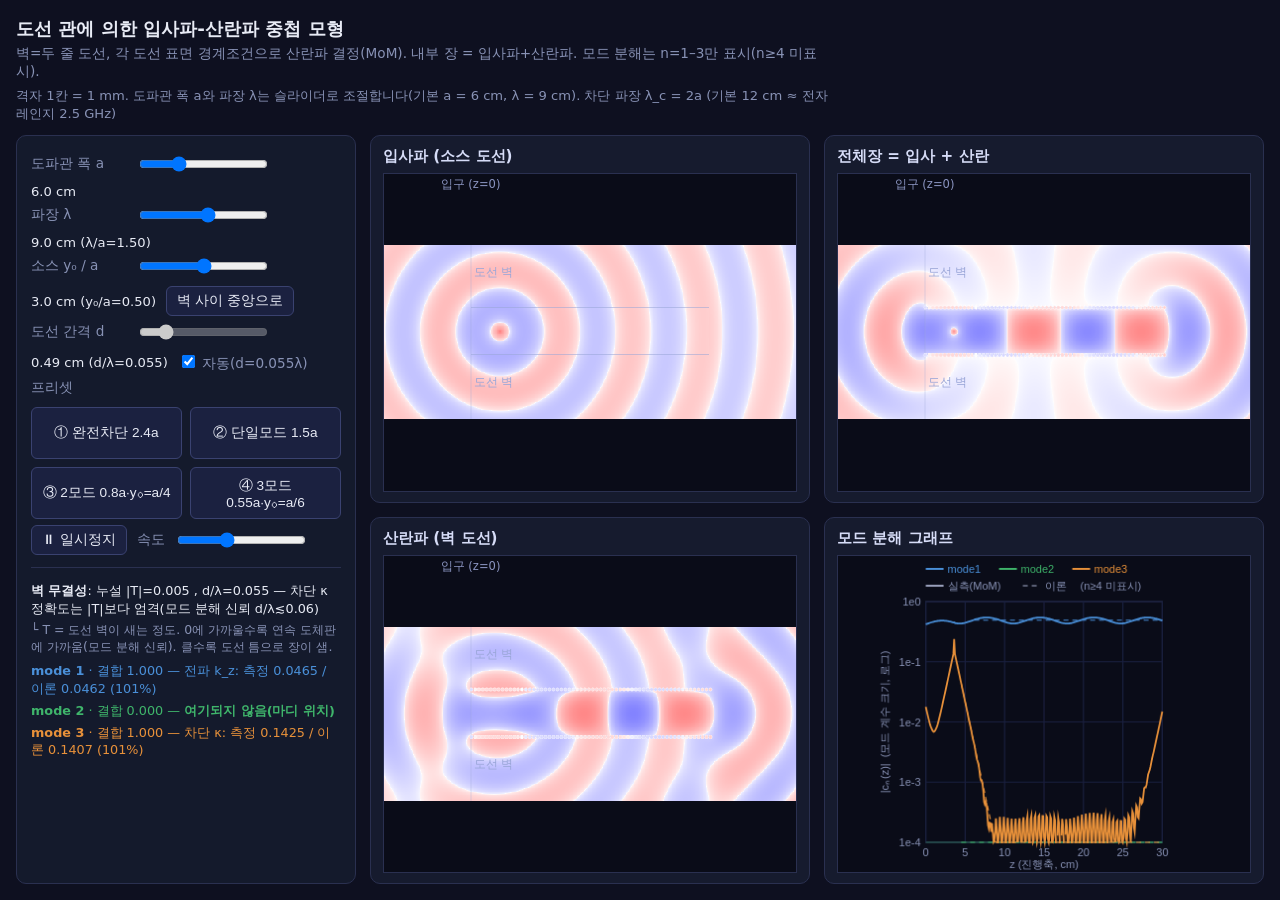
<file: higher-order/index.html>
<!DOCTYPE html>
<html lang="ko"><head><meta charset="utf-8">
<meta name="viewport" content="width=device-width, initial-scale=1">
<title>도선 관에 의한 입사파-산란파 중첩 모형</title>
<link rel="stylesheet" href="style.css"></head>
<body>
<div class="page-head">
<h1>도선 관에 의한 입사파-산란파 중첩 모형</h1>
<p class="sub">벽=두 줄 도선, 각 도선 표면 경계조건으로 산란파 결정(MoM). 내부 장 = 입사파+산란파.
모드 분해는 n=1–3만 표시(n≥4 미표시).</p>
<p class="scale-note">격자 1칸 = 1 mm. 도파관 폭 a와 파장 λ는 슬라이더로 조절합니다(기본 a = 6 cm, λ = 9 cm).
차단 파장 λ_c = 2a (기본 12 cm ≈ 전자레인지 2.5 GHz)</p>
</div>

<div class="app-main">

  <aside class="sidebar">
    <div id="controls">
      <div class="row"><label>도파관 폭 a</label>
        <input id="aWidth" type="range" min="2" max="16" step="0.1" value="6">
        <span id="aVal"></span></div>
      <div class="row"><label>파장 λ</label>
        <input id="lambda" type="range" min="2" max="15" step="0.1" value="9">
        <span id="lambdaVal"></span></div>
      <div class="row"><label>소스 y₀ / a</label>
        <input id="y0" type="range" min="0.05" max="0.95" step="0.01" value="0.5">
        <span id="y0Val"></span><button id="centerBtn" title="소스 도선을 두 벽의 정중앙(y₀=a/2)에 배치합니다">벽 사이 중앙으로</button></div>
      <div class="row"><label>도선 간격 d</label>
        <input id="dWire" type="range" min="2" max="20" step="1" value="5" disabled>
        <span id="dVal"></span>
        <label style="min-width:auto"><input id="dAuto" type="checkbox" checked> 자동(d=0.055λ)</label></div>
      <div class="row"><label>프리셋</label>
        <div class="preset-grid">
          <button data-preset="1">① 완전차단 2.4a</button>
          <button data-preset="2">② 단일모드 1.5a</button>
          <button data-preset="3">③ 2모드 0.8a·y₀=a/4</button>
          <button data-preset="4">④ 3모드 0.55a·y₀=a/6</button>
        </div></div>
      <div class="row">
        <button id="pauseBtn">⏸ 일시정지</button>
        <label style="min-width:auto">속도</label>
        <input id="speed" type="range" min="0" max="0.4" step="0.01" value="0.15"></div>
    </div>
    <div id="readouts"></div>
  </aside>

  <div class="grid2x2">
    <section class="panel"><h3>입사파 (소스 도선)</h3>
      <div class="cvwrap"><canvas id="cvInc"></canvas></div></section>
    <section class="panel"><h3>전체장 = 입사 + 산란</h3>
      <div class="cvwrap"><canvas id="cvTot"></canvas></div></section>
    <section class="panel"><h3>산란파 (벽 도선)</h3>
      <div class="cvwrap"><canvas id="cvScat"></canvas></div></section>
    <section class="panel"><h3>모드 분해 그래프</h3>
      <div class="cvwrap"><canvas id="cvGraph" width="620" height="240"></canvas></div></section>
  </div>

</div>

<script src="../core.js"></script>
<script src="../hankel.js"></script>
<script src="../field.js"></script>
<script src="render-ho.js"></script>
<script src="modes.js"></script>
<script src="graph.js"></script>
<script src="script.js"></script>
</body></html>
</file>
<file: higher-order/style.css>
:root { --bg:#0e1020; --fg:#e8ebf5; --mut:#8892b5; }
* { box-sizing:border-box; }
html, body { height:100%; }
body { margin:0; padding:16px; background:var(--bg); color:var(--fg);
  font-family:"Segoe UI",system-ui,sans-serif;
  display:flex; flex-direction:column; overflow:hidden; }
h1 { font-size:1.15rem; margin:0 0 4px; }
.sub { color:var(--mut); font-size:0.85rem; margin:0 0 6px; max-width:820px; }
.scale-note { color:var(--mut); font-size:0.82rem; margin:0 0 12px; max-width:820px; }
.page-head { flex:0 0 auto; }

/* 본문: 좌 사이드바 + 우 2×2 그래프, 남은 높이를 채움 */
.app-main { flex:1 1 auto; min-height:0; display:flex; gap:14px; }

/* 좌측 사이드바: 고정 폭, 내부만 스크롤 */
.sidebar { flex:0 0 340px; width:340px; overflow-y:auto;
  background:#141a2c; border:1px solid #2a3050; border-radius:10px; padding:12px 14px; }

/* 우측 2×2 그래프 그리드 */
.grid2x2 { flex:1 1 auto; min-width:0; display:grid;
  grid-template-columns:1fr 1fr; grid-template-rows:1fr 1fr; gap:14px; }
.panel { background:#161b2e; border:1px solid #2a3050; border-radius:10px; padding:10px 12px; }
.grid2x2 .panel { display:flex; flex-direction:column; min-height:0; }
.panel h3 { margin:0 0 6px; font-size:0.95rem; color:#d6dcf7; font-weight:600; }
.cvwrap { position:relative; flex:1 1 auto; min-height:0; }
.cvwrap canvas { width:100%; height:100%; object-fit:contain; display:block;
  background:#0a0c18; border:1px solid #2a3050; image-rendering:pixelated; }
#cvGraph { image-rendering:auto; }
.cv-label { position:absolute; font-size:0.72rem; line-height:1; pointer-events:none; white-space:nowrap; }
.cv-label-center { transform:translateX(-50%); }

/* 컨트롤 */
.row { display:flex; align-items:center; gap:10px; flex-wrap:wrap; margin:6px 0; }
.row label { min-width:96px; color:var(--mut); font-size:0.85rem; }
#controls .row span { color:var(--fg); font-size:0.82rem; min-width:118px; }
button { background:#1b2140; color:var(--fg); border:1px solid #3a4270;
  border-radius:6px; padding:5px 10px; cursor:pointer; font-size:0.85rem; }
button:hover { background:#252d54; }

/* 프리셋 2×2 그리드 (버튼 4개 폭·높이 동일, 텍스트 길면 자연 줄바꿈·가운데 정렬) */
.preset-grid { flex:1 1 100%; display:grid; grid-template-columns:1fr 1fr; gap:8px; }
.preset-grid button { white-space:normal; min-height:52px;
  display:flex; align-items:center; justify-content:center; text-align:center; }

.warn { color:#f4a261; }
.tcap { color:var(--mut); font-size:0.78rem; margin:2px 0 6px; }
#readouts { margin-top:12px; border-top:1px solid #2a3050; padding-top:10px; font-size:0.8rem; }
#readouts .rd { display:block; margin:4px 0; line-height:1.4; }
.mode1 { color:#4a90d9; } .mode2 { color:#3fb56b; } .mode3 { color:#e8913a; }

/* 반응형: 폭 900px 이하면 사이드바 위 · 그래프 아래 세로 배치로 복귀 */
@media (max-width:900px){
  body { overflow:auto; }
  .app-main { flex-direction:column; }
  .sidebar { flex:0 0 auto; width:auto; overflow:visible; }
  .grid2x2 { grid-template-columns:1fr; grid-template-rows:none; }
}
</file>
